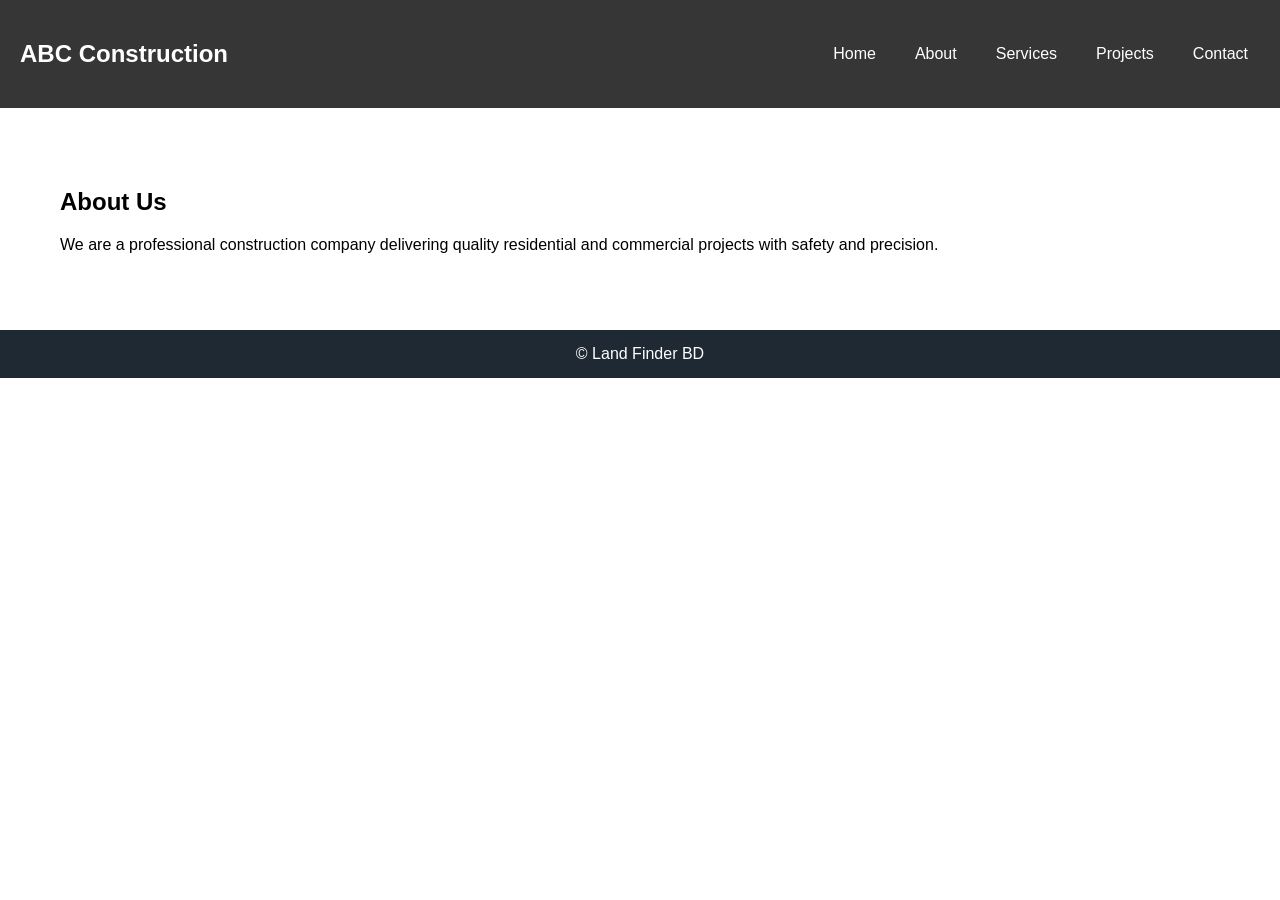
<file: about.html>
<!DOCTYPE html>
<html lang="en">
<head>
<meta charset="UTF-8">
<meta name="viewport" content="width=device-width, initial-scale=1.0">
<title>About Us | ABC Construction</title>
<link rel="stylesheet" href="css/style.css">
</head>
<body>
<header>
<h2>ABC Construction</h2>
<button class="nav-toggle" onclick="toggleNav()">☰</button>
<nav id="nav-menu">
<a href="index.html">Home</a>
<a href="about.html">About</a>
<a href="services.html">Services</a>
<a href="projects.html">Projects</a>
<a href="contact.html">Contact</a>
</nav>
</header>
<section>
<h2>About Us</h2>
<p>We are a professional construction company delivering quality residential and commercial projects with safety and precision.</p>
</section>
<footer>© Land Finder BD</footer>
<script src="js/script.js"></script>
</body>
</html>
</file>
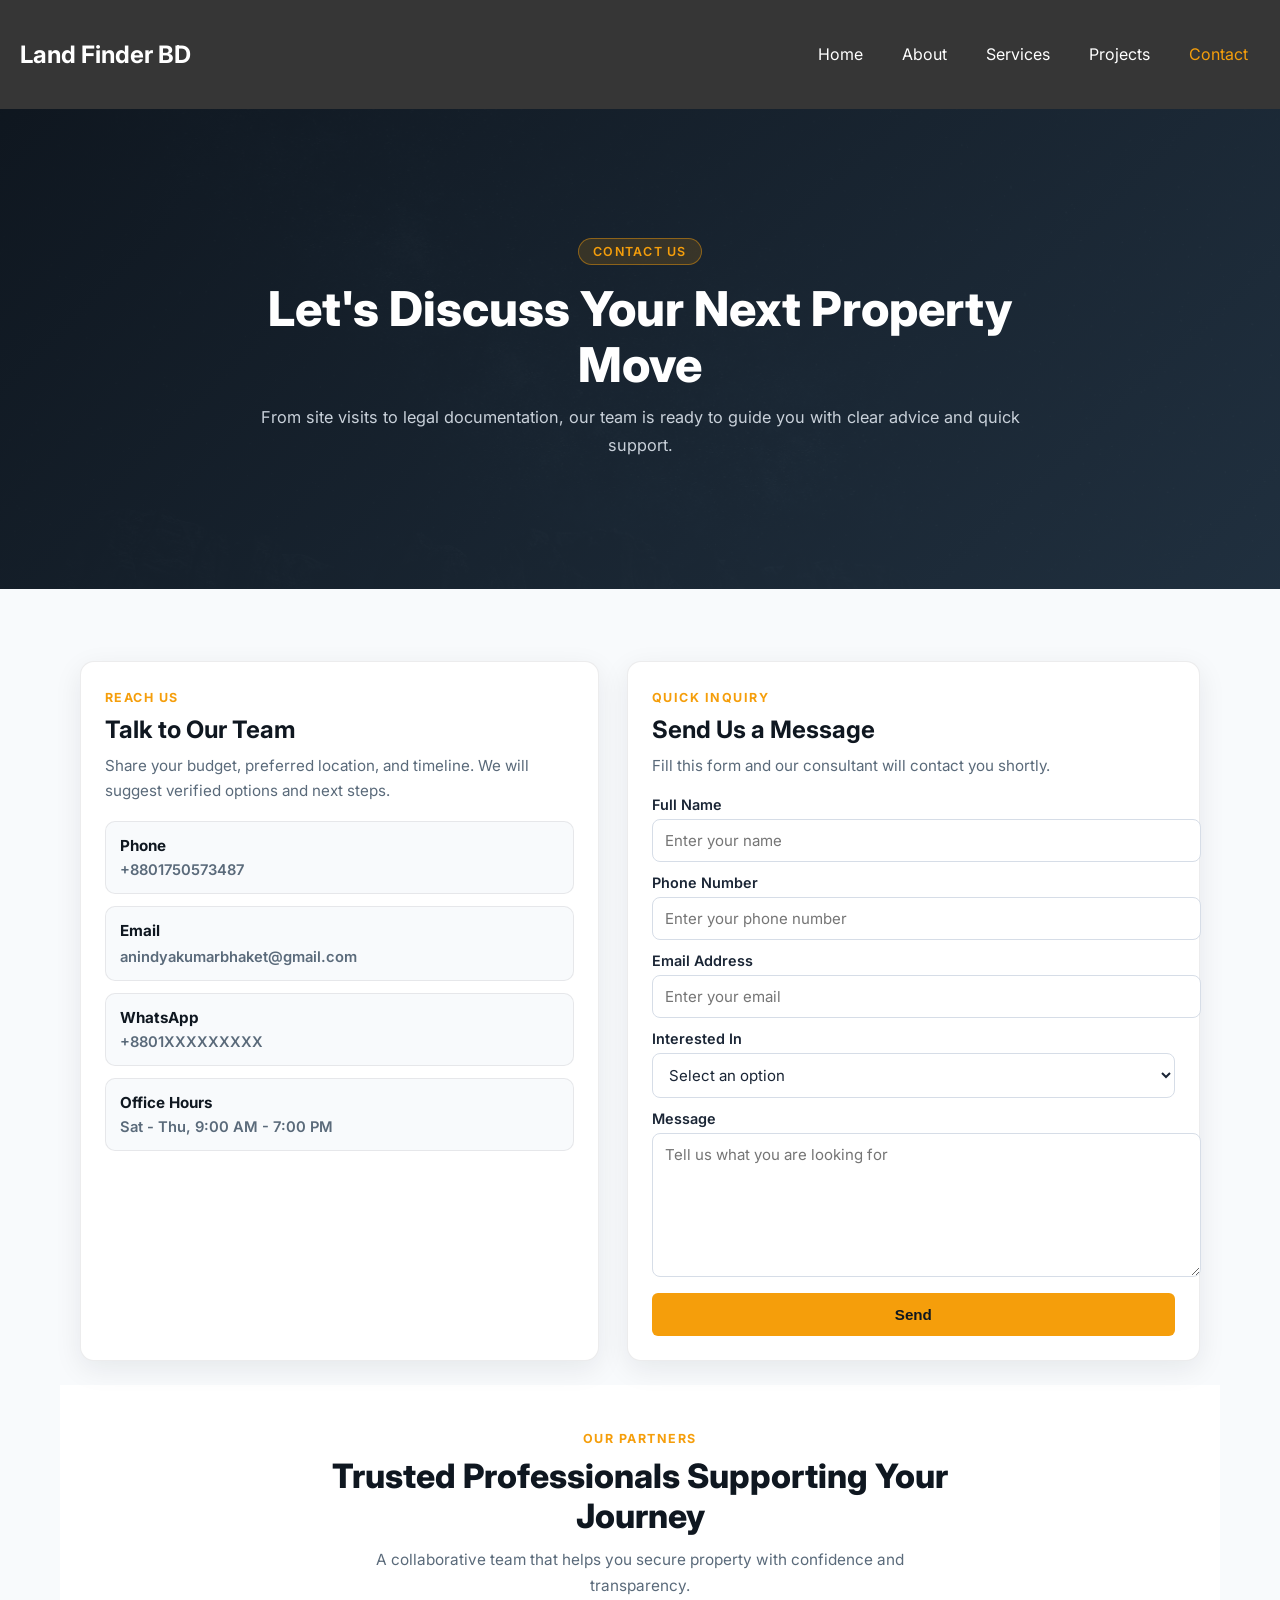
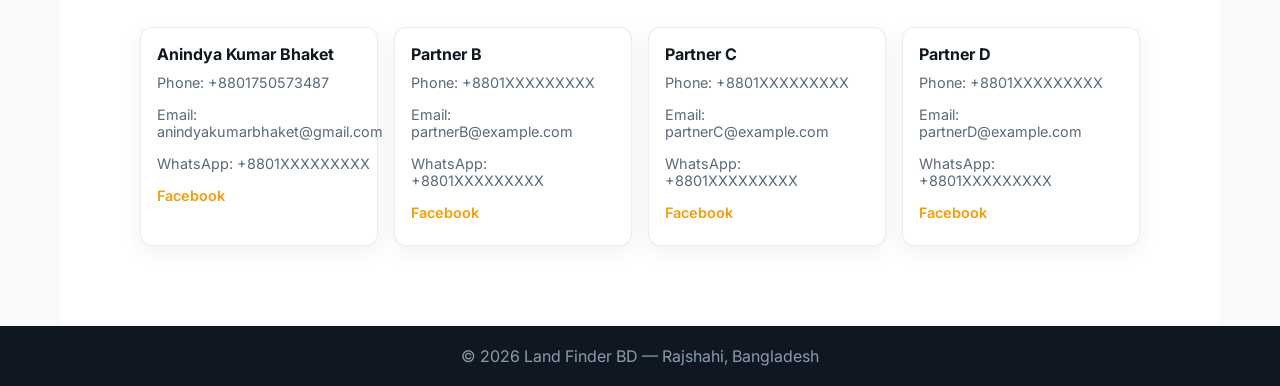
<file: contact.html>
<!DOCTYPE html>
<html lang="en">
<head>
  <meta charset="UTF-8">
  <meta name="viewport" content="width=device-width, initial-scale=1.0">
  <title>Contact | Land Finder BD</title>
  <meta name="description" content="Contact Land Finder BD for land buying consultation, site visits, legal assistance, and project information across Rajshahi.">
  <link rel="preconnect" href="https://fonts.googleapis.com">
  <link rel="preconnect" href="https://fonts.gstatic.com" crossorigin>
  <link href="https://fonts.googleapis.com/css2?family=Inter:wght@400;500;600;700;800&display=swap" rel="stylesheet">
  <link rel="stylesheet" href="css/style.css">
  <style>
    body { font-family: 'Inter', Arial, sans-serif; background: #f8fafc; color: #0f1720; }

    .page-wrap { background: #f8fafc; }

    .contact-hero {
      position: relative;
      min-height: 360px;
      display: flex;
      align-items: center;
      justify-content: center;
      overflow: hidden;
      background: #0f1720;
    }
    .contact-hero-bg {
      position: absolute;
      inset: 0;
      background: url('images/project2.jpg') center/cover no-repeat;
      opacity: 0.2;
      transform: scale(1.04);
    }
    .contact-hero-overlay {
      position: absolute;
      inset: 0;
      background: linear-gradient(135deg, rgba(15,23,32,0.9) 0%, rgba(37,55,72,0.78) 100%);
    }
    .contact-hero-content {
      position: relative;
      z-index: 2;
      text-align: center;
      color: #fff;
      max-width: 760px;
      padding: 52px 20px;
    }
    .contact-hero-badge {
      display: inline-block;
      background: rgba(245,158,11,0.15);
      border: 1px solid rgba(245,158,11,0.45);
      color: #f59e0b;
      font-size: 0.78rem;
      font-weight: 600;
      letter-spacing: 0.1em;
      text-transform: uppercase;
      padding: 5px 14px;
      border-radius: 999px;
      margin-bottom: 16px;
    }
    .contact-hero h1 {
      margin: 0 0 12px;
      font-size: clamp(2rem, 4.5vw, 3rem);
      line-height: 1.15;
      font-weight: 800;
    }
    .contact-hero p {
      margin: 0;
      color: #c9d1da;
      font-size: 1.02rem;
      line-height: 1.7;
    }

    .contact-main {
      max-width: 1120px;
      margin: 0 auto;
      padding: 72px 20px 24px;
      display: grid;
      grid-template-columns: 0.95fr 1.05fr;
      gap: 28px;
    }

    .info-panel,
    .form-panel {
      background: #fff;
      border-radius: 14px;
      border: 1px solid rgba(15,23,32,0.08);
      box-shadow: 0 8px 28px rgba(15,23,32,0.08);
      padding: 24px;
    }

    .panel-label {
      display: inline-block;
      color: #f59e0b;
      font-size: 0.78rem;
      font-weight: 700;
      letter-spacing: 0.12em;
      text-transform: uppercase;
      margin-bottom: 10px;
    }
    .info-panel h2,
    .form-panel h2 {
      margin: 0 0 8px;
      font-size: 1.5rem;
      line-height: 1.25;
    }
    .panel-sub {
      margin: 0 0 18px;
      color: #5a6a7a;
      line-height: 1.65;
      font-size: 0.95rem;
    }

    .info-grid {
      display: grid;
      gap: 12px;
    }
    .info-item {
      background: #f8fafc;
      border: 1px solid rgba(15,23,32,0.08);
      border-radius: 10px;
      padding: 14px;
    }
    .info-item h3 {
      margin: 0 0 6px;
      font-size: 0.95rem;
      color: #0f1720;
    }
    .info-item p,
    .info-item a {
      margin: 0;
      font-size: 0.92rem;
      color: #5a6a7a;
      text-decoration: none;
      font-weight: 600;
    }
    .info-item a:hover { color: #f59e0b; }

    .form-grid {
      display: grid;
      gap: 12px;
    }
    label {
      display: block;
      margin-bottom: 6px;
      font-size: 0.9rem;
      font-weight: 600;
      color: #1a2535;
    }
    input,
    select,
    textarea {
      width: 100%;
      border: 1px solid #d6dde7;
      border-radius: 8px;
      padding: 11px 12px;
      font-family: inherit;
      font-size: 0.94rem;
      color: #1a2535;
      background: #fff;
      outline: none;
      transition: border-color 0.2s, box-shadow 0.2s;
    }
    input:focus,
    select:focus,
    textarea:focus {
      border-color: #f59e0b;
      box-shadow: 0 0 0 3px rgba(245,158,11,0.16);
    }
    textarea {
      resize: vertical;
      min-height: 120px;
    }

    .btn-primary {
      background: #f59e0b;
      color: #0f1720;
      font-weight: 700;
      padding: 13px 24px;
      border-radius: 6px;
      border: none;
      cursor: pointer;
      font-size: 0.95rem;
      transition: background 0.25s, transform 0.2s;
    }
    .btn-primary:hover {
      background: #d97706;
      transform: translateY(-2px);
    }

    .partners {
      max-width: 1120px;
      margin: 0 auto;
      padding: 42px 20px 80px;
    }
    .section-header {
      text-align: center;
      max-width: 620px;
      margin: 0 auto 28px;
    }
    .section-label {
      display: inline-block;
      color: #f59e0b;
      font-size: 0.78rem;
      font-weight: 700;
      letter-spacing: 0.12em;
      text-transform: uppercase;
      margin-bottom: 10px;
    }
    .section-header h2 {
      margin: 0 0 10px;
      font-size: clamp(1.55rem, 3.2vw, 2.1rem);
      line-height: 1.2;
      font-weight: 800;
      color: #0f1720;
    }
    .section-header p {
      margin: 0;
      color: #5a6a7a;
      line-height: 1.7;
      font-size: 0.96rem;
    }

    .partner-grid {
      display: grid;
      grid-template-columns: repeat(auto-fit, minmax(220px, 1fr));
      gap: 16px;
    }
    .partner-card {
      background: #fff;
      border: 1px solid rgba(15,23,32,0.08);
      border-radius: 12px;
      padding: 16px;
      box-shadow: 0 6px 22px rgba(15,23,32,0.06);
    }
    .partner-card h3 {
      margin: 0 0 10px;
      font-size: 1rem;
      color: #0f1720;
    }
    .partner-contact {
      list-style: none;
      padding: 0;
      margin: 0;
      display: grid;
      gap: 7px;
      color: #5a6a7a;
      font-size: 0.9rem;
    }
    .partner-contact a {
      color: #f59e0b;
      text-decoration: none;
      font-weight: 600;
    }

    footer {
      text-align: center;
      color: #8a9bb0;
      padding: 20px;
      background: #0f1720;
    }

    @media (max-width: 900px) {
      .contact-main {
        grid-template-columns: 1fr;
        padding-top: 50px;
        gap: 18px;
      }
      .partners {
        padding-top: 26px;
      }
    }
    @media (max-width: 700px) {
      header {
        position: sticky;
        top: 0;
        z-index: 1000;
        padding: 12px 16px;
        background: #0f1720;
        border-bottom: 1px solid rgba(255,255,255,0.08);
        display: flex;
        align-items: center;
        justify-content: space-between;
      }
      header h2 {
        color: #fff;
        font-size: 1.1rem;
        margin: 0;
      }
      .nav-toggle {
        display: inline-flex;
        align-items: center;
        justify-content: center;
        width: 38px;
        height: 36px;
        border: 1px solid rgba(255,255,255,0.2);
        border-radius: 8px;
        background: transparent;
        color: #fff;
        font-size: 1.1rem;
      }
      nav {
        position: absolute;
        top: 58px;
        right: 14px;
        left: 14px;
        background: #1a2535;
        border: 1px solid rgba(255,255,255,0.1);
        border-radius: 10px;
        display: none;
        flex-direction: column;
        padding: 10px;
        gap: 2px;
      }
      nav.show {
        display: flex;
      }
      nav a {
        color: #dbe3ec;
        padding: 10px 12px;
        border-radius: 8px;
        text-decoration: none;
      }
      nav a:hover {
        background: rgba(245,158,11,0.15);
      }

      .contact-hero {
        min-height: 300px;
      }
      .contact-hero-content {
        padding: 38px 14px;
      }
      .contact-hero h1 {
        font-size: 1.65rem;
      }
      .contact-hero p {
        font-size: 0.94rem;
        line-height: 1.6;
      }

      .contact-main {
        padding: 28px 14px 8px;
      }
      .info-panel,
      .form-panel {
        padding: 16px;
        border-radius: 12px;
      }
      .info-panel h2,
      .form-panel h2 {
        font-size: 1.24rem;
      }
      .panel-sub {
        font-size: 0.9rem;
        margin-bottom: 14px;
      }

      label {
        font-size: 0.88rem;
      }
      input,
      select,
      textarea {
        font-size: 16px;
        padding: 12px;
      }
      .btn-primary {
        width: 100%;
        min-height: 46px;
      }

      .partners {
        padding: 28px 14px 58px;
      }
      .section-header {
        margin-bottom: 20px;
      }
      .section-header h2 {
        font-size: 1.42rem;
      }
      .section-header p {
        font-size: 0.9rem;
      }
      .partner-grid {
        grid-template-columns: 1fr;
      }
      footer {
        font-size: 0.86rem;
        padding: 16px 12px;
      }
    }

    @media (max-width: 420px) {
      .contact-hero h1 {
        font-size: 1.5rem;
      }
      .contact-hero-badge,
      .panel-label,
      .section-label {
        font-size: 0.72rem;
      }
      .info-item,
      .partner-card {
        padding: 12px;
      }
    }
  </style>
</head>
<body>
<div class="page-wrap">
  <header>
    <h2>Land Finder BD</h2>
    <button class="nav-toggle" onclick="toggleNav()" aria-label="Toggle navigation">☰</button>
    <nav id="nav-menu">
      <a href="index.html">Home</a>
      <a href="about.html">About</a>
      <a href="services.html">Services</a>
      <a href="projects.html">Projects</a>
      <a href="contact.html" style="color:#f59e0b;">Contact</a>
    </nav>
  </header>

  <section class="contact-hero" aria-label="Contact hero">
    <div class="contact-hero-bg"></div>
    <div class="contact-hero-overlay"></div>
    <div class="contact-hero-content">
      <div class="contact-hero-badge">Contact Us</div>
      <h1>Let's Discuss Your Next Property Move</h1>
      <p>From site visits to legal documentation, our team is ready to guide you with clear advice and quick support.</p>
    </div>
  </section>

  <section class="contact-main" aria-label="Contact details and inquiry form">
    <article class="info-panel">
      <span class="panel-label">Reach Us</span>
      <h2>Talk to Our Team</h2>
      <p class="panel-sub">Share your budget, preferred location, and timeline. We will suggest verified options and next steps.</p>
      <div class="info-grid">
        <div class="info-item">
          <h3>Phone</h3>
          <p>+8801750573487</p>
        </div>
        <div class="info-item">
          <h3>Email</h3>
          <a href="mailto:anindyakumarbhaket@gmail.com">anindyakumarbhaket@gmail.com</a>
        </div>
        <div class="info-item">
          <h3>WhatsApp</h3>
          <p>+8801XXXXXXXXX</p>
        </div>
        <div class="info-item">
          <h3>Office Hours</h3>
          <p>Sat - Thu, 9:00 AM - 7:00 PM</p>
        </div>
      </div>
    </article>

    <article class="form-panel">
      <span class="panel-label">Quick Inquiry</span>
      <h2>Send Us a Message</h2>
      <p class="panel-sub">Fill this form and our consultant will contact you shortly.</p>
      <form class="form-grid" action="https://formspree.io/f/mwvajabl" method="POST">
        <div>
          <label for="name">Full Name</label>
          <input type="text" id="name" name="name" placeholder="Enter your name">
        </div>
        <div>
          <label for="phone">Phone Number</label>
          <input type="tel" id="phone" name="phone" placeholder="Enter your phone number">
        </div>
        <div>
          <label for="email">Email Address</label>
          <input type="email" id="email" name="email" placeholder="Enter your email" required>
        </div>
        <div>
          <label for="interest">Interested In</label>
          <select id="interest" name="interest">
            <option>Select an option</option>
            <option>Residential Plot</option>
            <option>Commercial Plot</option>
            <option>Site Visit</option>
            <option>Legal Documentation</option>
            <option>General Information</option>
          </select>
        </div>
        <div>
          <label for="message">Message</label>
          <textarea id="message" name="message" placeholder="Tell us what you are looking for" required></textarea>
        </div>
        <button type="submit" class="btn-primary">Send</button>
      </form>
    </article>
  </section>

  <section class="partners" aria-label="Partners">
    <div class="section-header">
      <span class="section-label">Our Partners</span>
      <h2>Trusted Professionals Supporting Your Journey</h2>
      <p>A collaborative team that helps you secure property with confidence and transparency.</p>
    </div>
    <div class="partner-grid">
      <div class="partner-card">
        <h3>Anindya Kumar Bhaket</h3>
        <ul class="partner-contact">
          <li>Phone: +8801750573487</li>
          <li>Email: anindyakumarbhaket@gmail.com</li>
          <li>WhatsApp: +8801XXXXXXXXX</li>
          <li><a href="https://facebook.com/partnerA" target="_blank">Facebook</a></li>
        </ul>
      </div>
      <div class="partner-card">
        <h3>Partner B</h3>
        <ul class="partner-contact">
          <li>Phone: +8801XXXXXXXXX</li>
          <li>Email: partnerB@example.com</li>
          <li>WhatsApp: +8801XXXXXXXXX</li>
          <li><a href="https://facebook.com/partnerB" target="_blank">Facebook</a></li>
        </ul>
      </div>
      <div class="partner-card">
        <h3>Partner C</h3>
        <ul class="partner-contact">
          <li>Phone: +8801XXXXXXXXX</li>
          <li>Email: partnerC@example.com</li>
          <li>WhatsApp: +8801XXXXXXXXX</li>
          <li><a href="https://facebook.com/partnerC" target="_blank">Facebook</a></li>
        </ul>
      </div>
      <div class="partner-card">
        <h3>Partner D</h3>
        <ul class="partner-contact">
          <li>Phone: +8801XXXXXXXXX</li>
          <li>Email: partnerD@example.com</li>
          <li>WhatsApp: +8801XXXXXXXXX</li>
          <li><a href="https://facebook.com/partnerD" target="_blank">Facebook</a></li>
        </ul>
      </div>
    </div>
  </section>

  <footer>© 2026 Land Finder BD — Rajshahi, Bangladesh</footer>
</div>
<script src="js/script.js"></script>
</body>
</html>
</file>
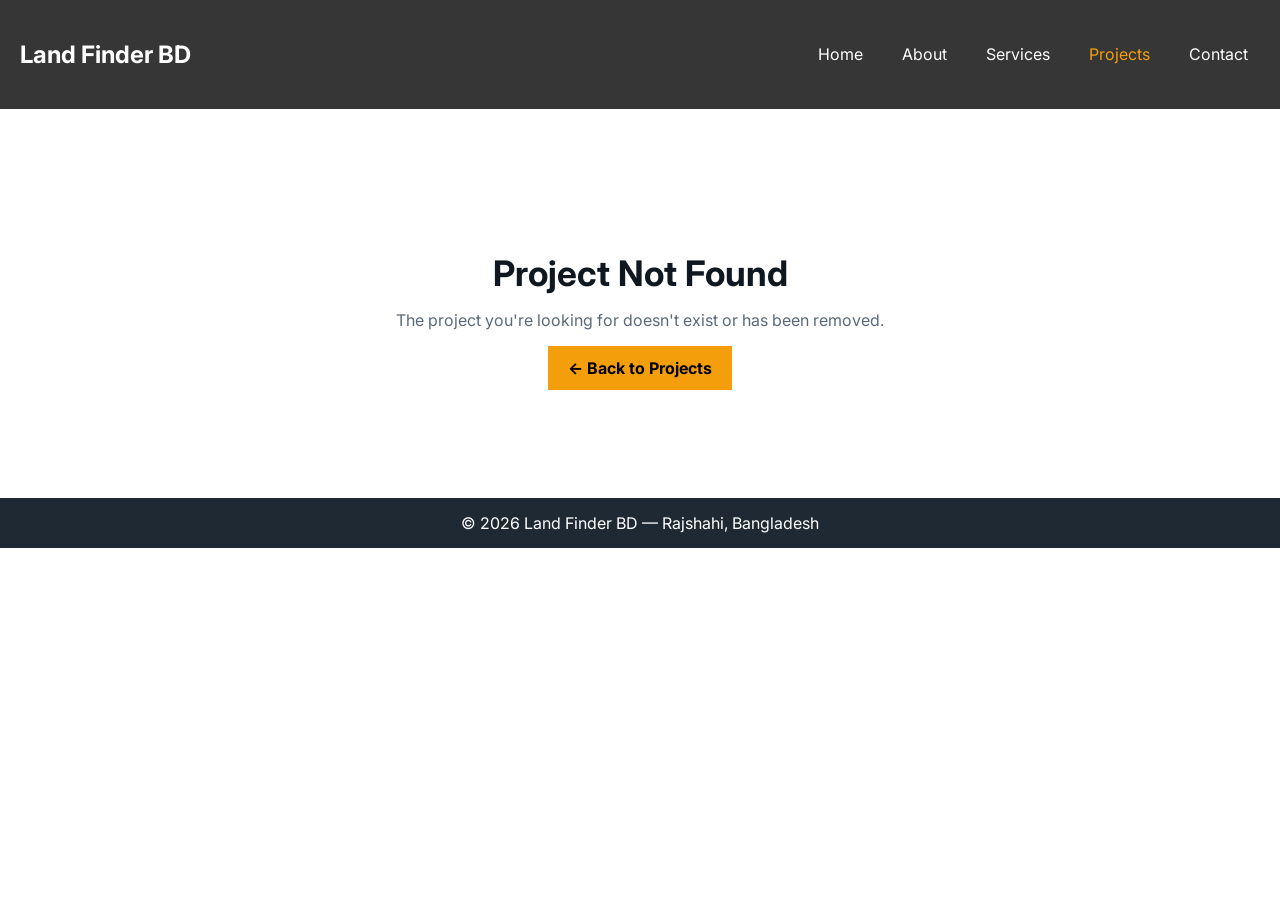
<file: project.html>
<!DOCTYPE html>
<html lang="en">

<head>
  <meta charset="UTF-8">
  <meta name="viewport" content="width=device-width, initial-scale=1.0">
  <!-- Title & meta updated dynamically by JS -->
  <title>Project Details | Land Finder BD</title>
  <meta name="description" content="Detailed information about this Land Finder BD project.">
  <link rel="preconnect" href="https://fonts.googleapis.com">
  <link rel="preconnect" href="https://fonts.gstatic.com" crossorigin>
  <link href="https://fonts.googleapis.com/css2?family=Inter:wght@400;500;600;700;800&display=swap" rel="stylesheet">
  <link rel="stylesheet" href="css/style.css">
  <style>
    body {
      font-family: 'Inter', Arial, sans-serif;
    }

    /* ── NOT FOUND STATE ── */
    .not-found {
      text-align: center;
      padding: 120px 20px;
      color: #5a6a7a;
    }

    .not-found h1 {
      font-size: 2.2rem;
      color: #0f1720;
      margin-bottom: 12px;
    }

    .not-found p {
      font-size: 1rem;
      margin-bottom: 28px;
    }

    /* ── PROJECT HERO ── */
    .proj-hero {
      position: relative;
      height: 420px;
      overflow: hidden;
      background: #0f1720;
    }

    .proj-hero-bg {
      position: absolute;
      inset: 0;
      object-fit: cover;
      width: 100%;
      height: 100%;
      opacity: 0.35;
      transition: transform 8s ease;
    }

    .proj-hero:hover .proj-hero-bg {
      transform: scale(1.05);
    }

    .proj-hero-overlay {
      position: absolute;
      inset: 0;
      background: linear-gradient(to top, rgba(15, 23, 32, 0.92) 0%, rgba(15, 23, 32, 0.35) 60%, transparent 100%);
    }

    .proj-hero-content {
      position: absolute;
      bottom: 36px;
      left: 0;
      right: 0;
      padding: 0 32px;
      color: #fff;
      max-width: 900px;
      margin: 0 auto;
    }

    .proj-badge {
      display: inline-flex;
      align-items: center;
      gap: 6px;
      padding: 4px 14px;
      border-radius: 50px;
      font-size: 0.75rem;
      font-weight: 700;
      letter-spacing: 0.06em;
      text-transform: uppercase;
      margin-bottom: 12px;
    }

    .badge-ongoing {
      background: rgba(34, 197, 94, 0.2);
      color: #4ade80;
      border: 1px solid rgba(34, 197, 94, 0.35);
    }

    .badge-upcoming {
      background: rgba(99, 102, 241, 0.2);
      color: #a5b4fc;
      border: 1px solid rgba(99, 102, 241, 0.35);
    }

    .badge-completed {
      background: rgba(245, 158, 11, 0.2);
      color: #fcd34d;
      border: 1px solid rgba(245, 158, 11, 0.35);
    }

    .proj-hero-content h1 {
      font-size: clamp(1.8rem, 4vw, 2.8rem);
      font-weight: 800;
      margin: 0 0 8px;
      line-height: 1.15;
    }

    .proj-hero-content .proj-subtitle {
      color: #c9d1da;
      font-size: 1rem;
      margin: 0;
    }

    .proj-hero-content .proj-location {
      color: #f59e0b;
      font-size: 0.88rem;
      font-weight: 600;
      margin-top: 8px;
      display: flex;
      align-items: center;
      gap: 5px;
    }

    /* ── BREADCRUMB ── */
    .breadcrumb {
      background: #f8fafc;
      border-bottom: 1px solid #e5e7eb;
      padding: 12px 32px;
      font-size: 0.83rem;
      color: #8a9bb0;
    }

    .breadcrumb a {
      color: #f59e0b;
      text-decoration: none;
    }

    .breadcrumb a:hover {
      text-decoration: underline;
    }

    .breadcrumb span {
      margin: 0 6px;
    }

    /* ── MAIN LAYOUT ── */
    .proj-body {
      max-width: 1100px;
      margin: 0 auto;
      padding: 48px 24px 80px;
      display: grid;
      grid-template-columns: 1fr 320px;
      gap: 48px;
      align-items: start;
    }

    /* ── GALLERY ── */
    .proj-gallery {
      margin-bottom: 36px;
    }

    .gallery-main {
      position: relative;
      border-radius: 14px;
      overflow: hidden;
      box-shadow: 0 8px 30px rgba(15, 23, 32, 0.12);
      background: #e5e7eb;
    }

    .gallery-main img {
      width: 100%;
      height: 360px;
      object-fit: cover;
      display: block;
      transition: opacity 0.3s ease;
    }

    .gallery-thumbs {
      display: flex;
      gap: 10px;
      margin-top: 12px;
      flex-wrap: wrap;
    }

    .gallery-thumb {
      width: 80px;
      height: 60px;
      object-fit: cover;
      border-radius: 8px;
      cursor: pointer;
      opacity: 0.6;
      transition: opacity 0.2s, transform 0.2s, outline 0.2s;
      outline: 2px solid transparent;
    }

    .gallery-thumb:hover {
      opacity: 1;
      transform: scale(1.05);
    }

    .gallery-thumb.active {
      opacity: 1;
      outline: 2px solid #f59e0b;
    }

    /* ── DESCRIPTION ── */
    .proj-description h2 {
      font-size: 1.4rem;
      font-weight: 700;
      color: #0f1720;
      margin: 0 0 14px;
    }

    .proj-description p {
      color: #5a6a7a;
      font-size: 0.97rem;
      line-height: 1.8;
      margin: 0 0 28px;
    }

    /* ── HIGHLIGHTS ── */
    .highlights-title {
      font-size: 1.1rem;
      font-weight: 700;
      color: #0f1720;
      margin-bottom: 14px;
    }

    .highlights-list {
      list-style: none;
      padding: 0;
      margin: 0 0 36px;
      display: flex;
      flex-direction: column;
      gap: 10px;
    }

    .highlights-list li {
      display: flex;
      align-items: flex-start;
      gap: 12px;
      font-size: 0.93rem;
      color: #374151;
      line-height: 1.5;
    }

    .highlights-list li::before {
      content: '✓';
      background: rgba(245, 158, 11, 0.12);
      color: #f59e0b;
      border: 1px solid rgba(245, 158, 11, 0.3);
      width: 22px;
      height: 22px;
      border-radius: 50%;
      display: inline-flex;
      align-items: center;
      justify-content: center;
      font-size: 0.72rem;
      font-weight: 800;
      flex-shrink: 0;
      margin-top: 1px;
    }

    /* ── SIDEBAR CARD ── */
    .proj-sidebar {
      display: flex;
      flex-direction: column;
      gap: 20px;
    }

    .info-card {
      background: #fff;
      border-radius: 14px;
      border: 1px solid #e5e7eb;
      box-shadow: 0 4px 16px rgba(15, 23, 32, 0.06);
      padding: 24px;
    }

    .info-card h3 {
      font-size: 1rem;
      font-weight: 700;
      color: #0f1720;
      margin: 0 0 16px;
      padding-bottom: 12px;
      border-bottom: 2px solid #f3f4f6;
    }

    .info-row {
      display: flex;
      justify-content: space-between;
      align-items: flex-start;
      gap: 10px;
      padding: 9px 0;
      border-bottom: 1px solid #f3f4f6;
      font-size: 0.88rem;
    }

    .info-row:last-child {
      border-bottom: none;
      padding-bottom: 0;
    }

    .info-label {
      color: #8a9bb0;
      font-weight: 500;
      flex-shrink: 0;
    }

    .info-value {
      color: #0f1720;
      font-weight: 600;
      text-align: right;
    }

    /* Price highlight */
    .price-value {
      font-size: 1.3rem;
      font-weight: 800;
      color: #f59e0b;
    }

    /* CTA card */
    .cta-card {
      background: linear-gradient(135deg, #0f1720 0%, #1a2535 100%);
      border-radius: 14px;
      padding: 26px 24px;
      text-align: center;
      color: #fff;
    }

    .cta-card h3 {
      font-size: 1.05rem;
      margin: 0 0 8px;
      color: #fff;
    }

    .cta-card p {
      font-size: 0.85rem;
      color: #8a9bb0;
      margin: 0 0 20px;
      line-height: 1.6;
    }

    .btn-amber {
      display: block;
      background: #f59e0b;
      color: #0f1720;
      font-weight: 700;
      padding: 12px 20px;
      border-radius: 8px;
      text-decoration: none;
      font-size: 0.93rem;
      transition: background 0.2s, transform 0.2s;
      margin-bottom: 10px;
    }

    .btn-amber:hover {
      background: #d97706;
      transform: translateY(-2px);
    }

    .btn-ghost {
      display: block;
      background: transparent;
      color: #8a9bb0;
      border: 1px solid rgba(255, 255, 255, 0.12);
      font-weight: 600;
      padding: 11px 20px;
      border-radius: 8px;
      text-decoration: none;
      font-size: 0.88rem;
      transition: border-color 0.2s, color 0.2s;
    }

    .btn-ghost:hover {
      border-color: #f59e0b;
      color: #f59e0b;
    }

    /* ── BACK LINK ── */
    .back-row {
      max-width: 1100px;
      margin: 24px auto 0;
      padding: 0 24px;
    }

    .back-link {
      display: inline-flex;
      align-items: center;
      gap: 6px;
      color: #f59e0b;
      font-weight: 600;
      font-size: 0.9rem;
      text-decoration: none;
    }

    .back-link::before {
      content: '←';
    }

    .back-link:hover {
      text-decoration: underline;
    }

    /* ── RESPONSIVE ── */
    @media (max-width: 768px) {
      .proj-body {
        grid-template-columns: 1fr;
        gap: 32px;
      }

      .proj-hero {
        height: 280px;
      }

      .proj-hero-content {
        padding: 0 18px;
        bottom: 24px;
      }

      .gallery-main img {
        height: 240px;
      }

      .breadcrumb {
        padding: 10px 18px;
      }
    }
  </style>
</head>

<body>

  <!-- ══ HEADER ══ -->
  <header>
    <h2>Land Finder BD</h2>
    <button class="nav-toggle" onclick="toggleNav()" aria-label="Toggle navigation">☰</button>
    <nav id="nav-menu">
      <a href="index.html">Home</a>
      <a href="about.html">About</a>
      <a href="services.html">Services</a>
      <a href="projects.html" style="color:#f59e0b;">Projects</a>
      <a href="contact.html">Contact</a>
    </nav>
  </header>

  <!-- ══ DYNAMIC CONTENT — injected by JS ══ -->
  <div id="page-root"></div>

  <footer>© 2026 Land Finder BD — Rajshahi, Bangladesh</footer>

  <!-- Load data first, then the template logic -->
  <script src="js/projects-data.js"></script>
  <script src="js/script.js"></script>
  <script>
    (function () {
      const params = new URLSearchParams(window.location.search);
      const id = parseInt(params.get('id'), 10);
      const project = PROJECTS.find(p => p.id === id);
      const root = document.getElementById('page-root');

      /* ── NOT FOUND ── */
      if (!project) {
        root.innerHTML = `
      <div class="not-found">
        <h1>Project Not Found</h1>
        <p>The project you're looking for doesn't exist or has been removed.</p>
        <a href="projects.html" class="btn">← Back to Projects</a>
      </div>`;
        return;
      }

      /* ── Update page title & meta ── */
      document.title = `${project.title} | Land Finder BD`;
      document.querySelector('meta[name="description"]').content =
        `${project.title} — ${project.subtitle}. ${project.location}.`;

      /* ── Badge class helper ── */
      function badgeClass(status) {
        if (status === 'Ongoing') return 'badge-ongoing';
        if (status === 'Upcoming') return 'badge-upcoming';
        return 'badge-completed';
      }

      /* ── Gallery thumbnails HTML ── */
      const thumbsHTML = project.images
        .map((src, i) => `<img src="${src}" alt="${project.title} view ${i + 1}" class="gallery-thumb${i === 0 ? ' active' : ''}" data-idx="${i}" onclick="switchGallery(this, '${src}')">`)
        .join('');

      /* ── Highlights HTML ── */
      const highlightsHTML = project.highlights
        .map(h => `<li>${h}</li>`)
        .join('');

      /* ── Render ── */
      root.innerHTML = `
    <!-- Hero -->
    <section class="proj-hero" aria-label="${project.title} hero">
      <img class="proj-hero-bg" src="${project.coverImage}" alt="${project.title}">
      <div class="proj-hero-overlay"></div>
      <div class="proj-hero-content">
        <div class="proj-badge ${badgeClass(project.status)}">● ${project.status}</div>
        <h1>${project.title}</h1>
        <p class="proj-subtitle">${project.subtitle}</p>
        <p class="proj-location">📍 ${project.location}</p>
      </div>
    </section>

    <!-- Breadcrumb -->
    <nav class="breadcrumb" aria-label="Breadcrumb">
      <a href="index.html">Home</a><span>›</span>
      <a href="projects.html">Projects</a><span>›</span>
      ${project.title}
    </nav>

    <!-- Back -->
    <div class="back-row">
      <a href="projects.html" class="back-link">Back to All Projects</a>
    </div>

    <!-- Body -->
    <div class="proj-body">
      <!-- Left column -->
      <div>
        <!-- Gallery -->
        <div class="proj-gallery">
          <div class="gallery-main">
            <img id="gallery-main-img" src="${project.images[0]}" alt="${project.title} main view">
          </div>
          ${project.images.length > 1 ? `<div class="gallery-thumbs">${thumbsHTML}</div>` : ''}
        </div>

        <!-- Description -->
        <div class="proj-description">
          <h2>About This Project</h2>
          <p>${project.description}</p>

          <p class="highlights-title">Key Highlights</p>
          <ul class="highlights-list">${highlightsHTML}</ul>
        </div>
      </div>

      <!-- Sidebar -->
      <aside class="proj-sidebar">
        <!-- Price -->
        <div class="info-card">
          <h3>Plot Pricing</h3>
          <div class="info-row">
            <span class="info-label">Price Range</span>
            <span class="info-value price-value">${project.price}</span>
          </div>
          <div class="info-row">
            <span class="info-label">Available Plots</span>
            <span class="info-value">${project.plots}</span>
          </div>
          <div class="info-row">
            <span class="info-label">Total Area</span>
            <span class="info-value">${project.area}</span>
          </div>
        </div>

        <!-- Details -->
        <div class="info-card">
          <h3>Project Details</h3>
          <div class="info-row">
            <span class="info-label">Category</span>
            <span class="info-value">${project.category}</span>
          </div>
          <div class="info-row">
            <span class="info-label">Location</span>
            <span class="info-value">${project.location}</span>
          </div>
          <div class="info-row">
            <span class="info-label">Status</span>
            <span class="info-value">${project.status}</span>
          </div>
          <div class="info-row">
            <span class="info-label">Start Date</span>
            <span class="info-value">${project.startDate}</span>
          </div>
          <div class="info-row">
            <span class="info-label">Est. Completion</span>
            <span class="info-value">${project.completionDate}</span>
          </div>
        </div>

        <!-- CTA -->
        <div class="cta-card">
          <h3>Interested in This Plot?</h3>
          <p>Our team can arrange a free site visit and answer all your questions.</p>
          <a href="contact.html?ref=${project.id}" class="btn-amber" id="proj-contact-cta">Book a Free Site Visit</a>
          <a href="projects.html" class="btn-ghost">Browse Other Projects</a>
        </div>
      </aside>
    </div>
  `;
    })();

    /* ── Gallery switcher (global so onclick works) ── */
    function switchGallery(thumb, src) {
      document.getElementById('gallery-main-img').src = src;
      document.querySelectorAll('.gallery-thumb').forEach(t => t.classList.remove('active'));
      thumb.classList.add('active');
    }
  </script>
</body>

</html>
</file>
<file: css/style.css>
body { font-family: Arial, sans-serif; margin: 0; }
body { font-family: Arial, sans-serif; margin: 0; }
header { background:#363636; color:#fff; padding:20px; display:flex; justify-content:space-between; }
nav a { color:#fff; margin-left:15px; text-decoration:none; }
.hero {
	position: relative;
	padding: 100px 20px 100px 20px;
	background: #222;
	color: #fff;
	text-align: center;
	overflow: hidden;
}
.hero-bg {
	position: absolute;
	top: 0; left: 0; right: 0; bottom: 0;
	background: url('../images/plot1.jpeg') center/cover no-repeat;
	opacity: 0.35;
	z-index: 1;
}
.hero-content {
	position: relative;
	z-index: 2;
}
.hero-title {
	font-size: 3rem;
	margin-bottom: 20px;
	animation: fadeInDown 1s;
}
.hero-subtitle {
	font-size: 1.5rem;
	margin-bottom: 30px;
	animation: fadeInUp 1.2s;
}
@keyframes fadeInDown {
	from { opacity: 0; transform: translateY(-40px); }
	to { opacity: 1; transform: translateY(0); }
}
@keyframes fadeInUp {
	from { opacity: 0; transform: translateY(40px); }
	to { opacity: 1; transform: translateY(0); }
}
/* Call to Action Section */
.cta {
	background: #f3f4f6;
	padding: 60px 20px;
	text-align: center;
}
.cta h2 {
	font-size: 2.2rem;
	margin-bottom: 40px;
	color: #1f2933;
}
.cta-features {
	display: flex;
	flex-wrap: wrap;
	justify-content: center;
	gap: 40px;
}
.cta-feature {
	background: #fff;
	border-radius: 10px;
	box-shadow: 0 2px 12px rgba(0,0,0,0.07);
	padding: 30px 20px;
	max-width: 300px;
	flex: 1 1 250px;
	transition: transform 0.3s;
}
.cta-feature:hover {
	transform: translateY(-10px) scale(1.04);
	box-shadow: 0 6px 24px rgba(0,0,0,0.13);
}
.cta-feature img {
	width: 80px;
	height: 80px;
	object-fit: cover;
	border-radius: 50%;
	margin-bottom: 18px;
}
.cta-feature h3 {
	color: #f59e0b;
	margin-bottom: 10px;
}
.cta-feature p {
	color: #555;
}

/* Services page improvements */
.services-hero {
	text-align: center;
	padding: 40px 20px;
	background: linear-gradient(135deg, #1f2933 0%, #374151 100%);
	color: #fff;
	border-radius: 8px;
	max-width: 1100px;
	margin: 0 auto 24px;
}
.services-hero .lead {
	color: #e6e7e9;
	margin-top: 10px;
	font-size: 1.05rem;
}
.services-grid {
	display: grid;
	grid-template-columns: repeat(auto-fit, minmax(220px, 1fr));
	gap: 22px;
	max-width: 1100px;
	margin: 0 auto 40px;
	padding: 0 18px;
}
.service-card {
	background: #fff;
	border-radius: 10px;
	overflow: hidden;
	box-shadow: 0 6px 20px rgba(15,23,34,0.06);
	transition: transform 0.28s ease, box-shadow 0.28s ease;
}
.service-card a { display:block; }
.service-card img {
	width: 100%;
	height: 160px;
	object-fit: cover;
	display: block;
}
.service-body { padding: 14px 16px 20px; }
.service-card h3 { margin: 0 0 8px; color: #0f1720; }
.service-card p { margin: 0; color: #475569; }
.service-card:hover { transform: translateY(-8px); box-shadow: 0 12px 30px rgba(15,23,34,0.12); }

/* Project Slider */
.project-slider {
  max-width: 900px;
  margin: 20px auto;
  padding: 0 18px;
}
.slider-container {
  position: relative;
  overflow: hidden;
  border-radius: 10px;
  box-shadow: 0 8px 24px rgba(15,23,34,0.12);
  background: #f0f0f0;
}
.slides-wrapper {
  display: flex;
  transition: transform 0.4s ease;
}
.slide {
  min-width: 100%;
  height: 400px;
  object-fit: cover;
  display: block;
}
.slider-btn {
  position: absolute;
  top: 50%;
  transform: translateY(-50%);
  background: rgba(0,0,0,0.5);
  color: #fff;
  border: none;
  padding: 12px 16px;
  font-size: 28px;
  cursor: pointer;
  transition: background 0.3s;
  z-index: 2;
}
.slider-btn:hover { background: rgba(0,0,0,0.8); }
.slider-prev { left: 10px; }
.slider-next { right: 10px; }
.slider-dots {
  display: flex;
  justify-content: center;
  gap: 10px;
  padding: 12px 0;
  background: #f9f9f9;
}
.dot {
  width: 12px;
  height: 12px;
  border-radius: 50%;
  background: #ccc;
  cursor: pointer;
  transition: background 0.3s;
}
.dot.active { background: #f59e0b; }

/* Partners (Contact page) */
.partners {
	padding: 60px 20px;
	background: #fff;
	text-align: center;
}
.partners h2 {
	font-size: 2rem;
	color: #1f2933;
	margin-bottom: 30px;
}
.partner-grid {
	display: grid;
	grid-template-columns: repeat(auto-fit, minmax(220px, 1fr));
	gap: 20px;
	max-width: 1000px;
	margin: 0 auto;
}
.partner-card {
	background: #f8fafc;
	border-radius: 8px;
	padding: 18px;
	box-shadow: 0 2px 10px rgba(0,0,0,0.06);
	text-align: left;
}
.partner-card h3 {
	margin-top: 0;
	color: #0f1720;
}
.partner-contact {
	list-style: none;
	padding: 0;
	margin: 10px 0 0 0;
	color: #374151;
}
.partner-contact li {
	margin-bottom: 8px;
}
.partner-contact a {
	color: #2563eb;
	text-decoration: none;
}
.partner-contact a:hover {
	text-decoration: underline;
}
section { padding:60px; }
.btn { background:#f59e0b; padding:12px 20px; color:#000; text-decoration:none; font-weight:bold; }
footer { background:#1f2933; color:#fff; text-align:center; padding:15px; }




/* Project Gallery */
.project-gallery {
display: grid;
grid-template-columns: repeat(auto-fit, minmax(250px, 1fr));
gap: 25px;
margin-top: 40px;
}


.project-card {
background: #f3f4f6;
border-radius: 6px;
overflow: hidden;
transition: transform 0.3s ease;
}


.project-card:hover {
transform: scale(1.03);
}


.project-card img {
width: 100%;
height: 200px;
object-fit: cover;
}


.project-info {
padding: 15px;
}


.project-info h3 {
margin-bottom: 5px;
}


.project-info p {
color: #555;
}
/* Mobile Navigation */
.nav-toggle {
	display: none;
	background: none;
	border: none;
	color: #fff;
	font-size: 24px;
	cursor: pointer;
	padding: 8px;
}
nav {
	display: flex;
	align-items: center;
}
nav a { padding: 8px 12px; }

/* Mobile Responsiveness */
@media (max-width: 768px) {
	header {
		flex-direction: column;
		padding: 15px;
	}
	header h2 {
		margin: 0 0 15px 0;
		font-size: 1.3rem;
	}
	.nav-toggle {
		display: block;
		position: absolute;
		right: 15px;
		top: 15px;
	}
	nav {
		flex-direction: column;
		display: none;
		width: 100%;
		background: rgba(31, 41, 51, 0.95);
		padding: 12px 0;
	}
	nav.active {
		display: flex;
	}
	nav a {
		display: block;
		padding: 12px 15px;
		text-align: left;
		border-bottom: 1px solid rgba(255,255,255,0.1);
	}
	
	.hero-title {
		font-size: 1.8rem;
	}
	.hero-subtitle {
		font-size: 1rem;
	}
	.hero {
		padding: 60px 15px;
	}
	
	.cta h2 {
		font-size: 1.5rem;
	}
	.cta-features {
		gap: 20px;
	}
	.cta-feature {
		flex: 1 1 100%;
		max-width: none;
	}
	
	.services-grid {
		grid-template-columns: repeat(auto-fit, minmax(150px, 1fr));
		gap: 15px;
		padding: 0 12px;
	}
	
	.partner-grid {
		grid-template-columns: repeat(auto-fit, minmax(160px, 1fr));
		gap: 12px;
	}
	.partner-card {
		padding: 12px;
	}
	
	.project-gallery {
		grid-template-columns: repeat(auto-fit, minmax(150px, 1fr));
		gap: 15px;
	}
	
	section {
		padding: 40px 15px;
	}
	
	.slide {
		height: 250px;
	}
	.slider-btn {
		padding: 8px 12px;
		font-size: 20px;
	}
	
	.slider-dots {
		padding: 8px 0;
		gap: 6px;
	}
	.dot {
		width: 10px;
		height: 10px;
	}
}

@media (max-width: 480px) {
	header h2 {
		font-size: 1rem;
		margin-bottom: 10px;
	}
	.nav-toggle {
		top: 12px;
		right: 12px;
	}
	
	.hero {
		padding: 40px 12px;
	}
	.hero-title {
		font-size: 1.4rem;
		margin-bottom: 12px;
	}
	.hero-subtitle {
		font-size: 0.9rem;
		margin-bottom: 15px;
	}
	
	.cta {
		padding: 40px 12px;
	}
	.cta h2 {
		font-size: 1.3rem;
		margin-bottom: 20px;
	}
	.cta-features {
		gap: 12px;
	}
	.cta-feature {
		padding: 15px 12px;
	}
	
	.services-hero {
		padding: 25px 12px;
	}
	.services-grid {
		grid-template-columns: 1fr;
		gap: 12px;
	}
	.service-card img {
		height: 140px;
	}
	
	.project-gallery {
		grid-template-columns: 1fr;
		gap: 12px;
		margin-top: 20px;
	}
	
	.partner-grid {
		grid-template-columns: 1fr;
	}
	.partner-card {
		padding: 10px;
	}
	
	section {
		padding: 25px 12px;
	}
	section h2 {
		font-size: 1.3rem;
	}
	
	.running-preview {
		padding: 30px 12px;
	}
	
	.slide {
		height: 200px;
	}
	.slider-btn {
		padding: 6px 10px;
		font-size: 16px;
	}
	
	.btn {
		padding: 10px 18px;
		font-size: 0.9rem;
	}
	
	form input, form textarea {
		width: 100%;
		padding: 10px;
		margin-bottom: 10px;
		box-sizing: border-box;
	}
}
</file>
